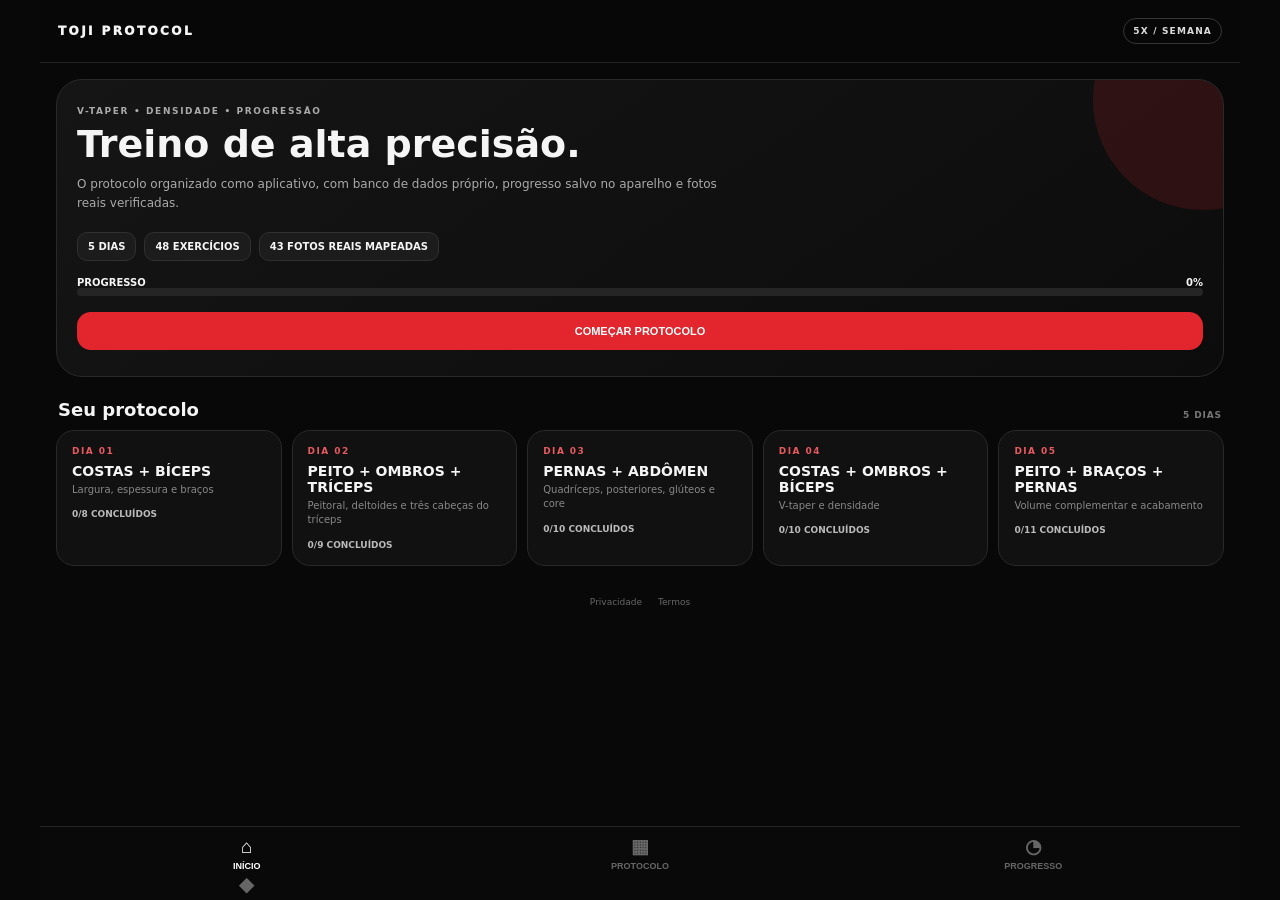
<file: index.html>
<!doctype html><html lang="pt-BR"><head><meta charset="utf-8"><meta name="viewport" content="width=device-width,initial-scale=1,viewport-fit=cover"><meta name="theme-color" content="#080808"><meta name="description" content="TOJI PROTOCOL — 5X SEMANA"><link rel="manifest" href="manifest.json"><link rel="icon" href="icon-192.png"><link rel="apple-touch-icon" href="icon-192.png"><link rel="stylesheet" href="styles.css"><title>TOJI PROTOCOL — 5X SEMANA</title></head><body><div class="app"><header class="top"><div class="topin"><div class="brand">TOJI PROTOCOL</div><div class="badge">5X / SEMANA</div></div></header><main><section id="home" class="view active"><div class="hero"><div class="kicker">V-TAPER • DENSIDADE • PROGRESSÃO</div><h1>Treino de alta precisão.</h1><p>O protocolo organizado como aplicativo, com banco de dados próprio, progresso salvo no aparelho e fotos reais verificadas.</p><div class="pills"><span class="pill" id="heroDays">05 DIAS</span><span class="pill" id="heroCount">48 EXERCÍCIOS</span><span class="pill" id="verified">0 FOTOS REAIS VERIFICADAS</span></div><div class="progress"><div style="display:flex;justify-content:space-between;font-size:10px;font-weight:800"><span>PROGRESSO</span><span id="pct">0%</span></div><div class="progressbar"><i id="fill"></i></div></div><button class="btn" id="start" style="margin-top:16px;width:100%">COMEÇAR PROTOCOLO</button></div><div class="section"><div class="sectionhead"><h2>Seu protocolo</h2><span>5 DIAS</span></div><div id="days" class="daygrid"></div></div></section><section id="protocol" class="view"><div class="head"><h1>Protocolo</h1><p>Selecione um dia para abrir os exercícios.</p></div><div class="section"><div id="protocolDays" class="daygrid"></div></div></section><section id="day" class="view"><div class="daydetail"><button class="back" onclick="go('protocol')">← VOLTAR</button><div id="dayContent"></div></div></section><section id="exercise" class="view"><div class="detail"><button class="back" onclick="backToDay()">← VOLTAR</button><div id="exerciseContent"></div></div></section><section id="premium" class="view"><div class="head"><h1>Premium</h1><p>Recursos avançados para quem quer acompanhar evolução de verdade.</p></div><div class="section"><div class="premiumhero"><div class="premiumlabel">TOJI PROTOCOL PREMIUM</div><h2>Transforme seu treino em histórico.</h2><p>Registre cargas, repetições, RIR e observações e acompanhe sua evolução no próprio app.</p><button id="premiumButton" class="btn" onclick="openCheckout()">QUERO O PREMIUM</button><div id="premiumStatus" class="badge" style="display:inline-block;margin-top:10px">PLANO GRATUITO</div></div><div class="featuregrid"><div class="feature"><b>⚡ Cargas</b><span>Salve o peso usado em cada exercício.</span></div><div class="feature"><b>📈 Histórico</b><span>Compare seus registros ao longo do tempo.</span></div><div class="feature"><b>🎯 Metas</b><span>Estruture objetivos de treino e evolução.</span></div><div class="feature"><b>📝 Observações</b><span>Registre execução, dificuldade e ajustes.</span></div></div><div class="legalnote">O checkout ainda não está conectado. Não há cobrança automática nesta versão.</div></div></section><section id="progress" class="view"><div class="head"><h1>Progresso</h1><p>Seu histórico fica salvo neste aparelho.</p></div><div class="section"><div class="big"><strong id="bigPct">0%</strong><div class="progressbar"><i id="bigBar"></i></div><div style="font-size:10px;color:#888"><span id="done">0</span> de <span id="total">48</span> exercícios concluídos</div></div><div class="sectionhead"><h2>Dias</h2></div><div id="week" class="weekgrid"></div><div class="sectionhead"><h2>Histórico avançado</h2><span>PREMIUM</span></div><div id="historyList" class="historylist"></div></div></section><div class="footlinks"><a href="privacidade.html">Privacidade</a><a href="termos.html">Termos</a></div></main><nav class="bottom"><button class="nav active" data-view="home"><span>⌂</span>INÍCIO</button><button class="nav" data-view="protocol"><span>▦</span>PROTOCOLO</button><button class="nav" data-view="progress"><span>◔</span>PROGRESSO</button><button class="nav" data-view="premium"><span>◆</span>PREMIUM</button></nav></div><script src="app.js"></script><script>if("serviceWorker" in navigator){window.addEventListener("load",()=>navigator.serviceWorker.register("service-worker.js").catch(()=>{}));}</script></body></html>
</file>
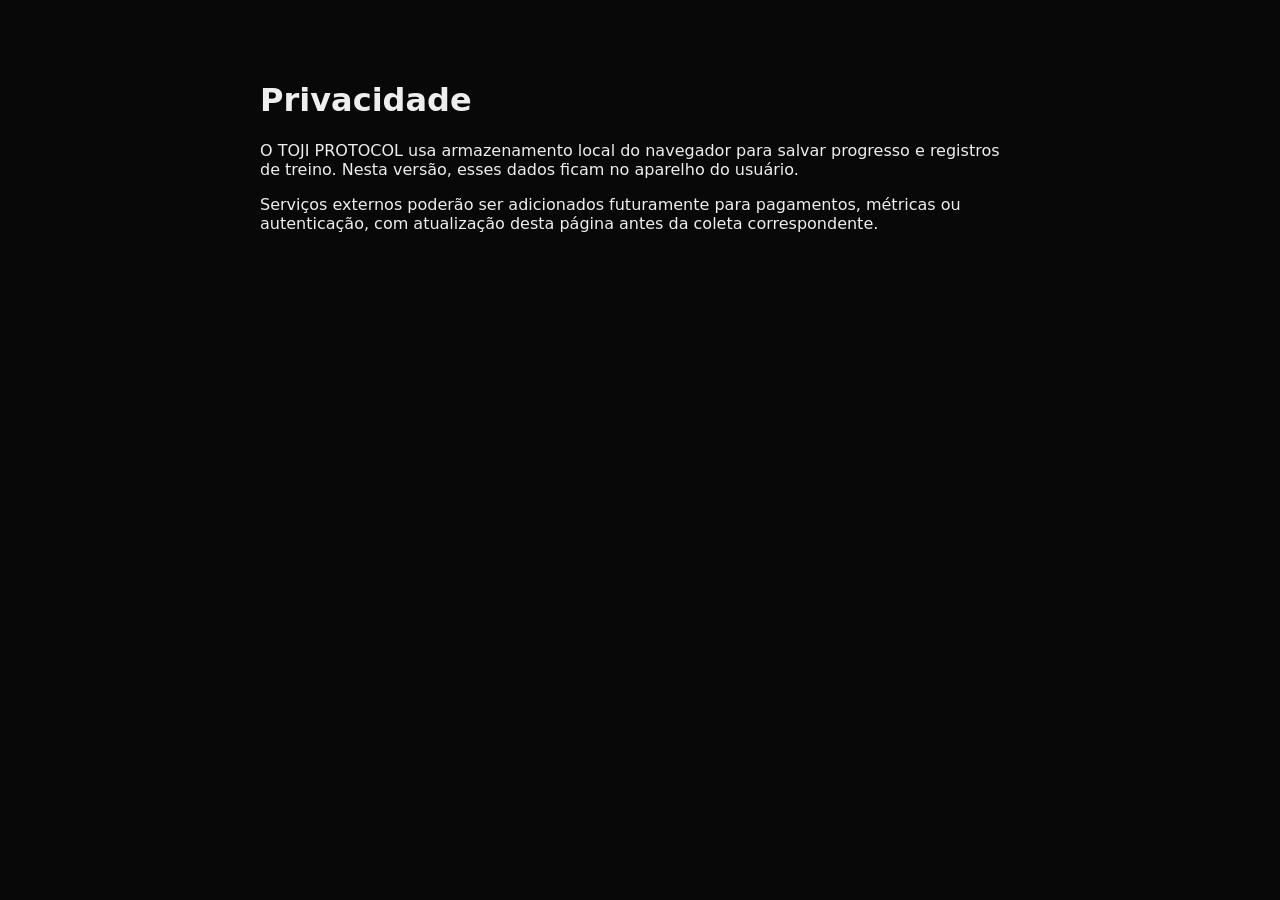
<file: privacidade.html>
<!doctype html><html lang="pt-BR"><meta charset="utf-8"><meta name="viewport" content="width=device-width,initial-scale=1"><title>Privacidade — TOJI PROTOCOL</title><body style="font-family:system-ui;max-width:760px;margin:40px auto;padding:20px;background:#080808;color:#eee"><h1>Privacidade</h1><p>O TOJI PROTOCOL usa armazenamento local do navegador para salvar progresso e registros de treino. Nesta versão, esses dados ficam no aparelho do usuário.</p><p>Serviços externos poderão ser adicionados futuramente para pagamentos, métricas ou autenticação, com atualização desta página antes da coleta correspondente.</p></body></html>
</file>
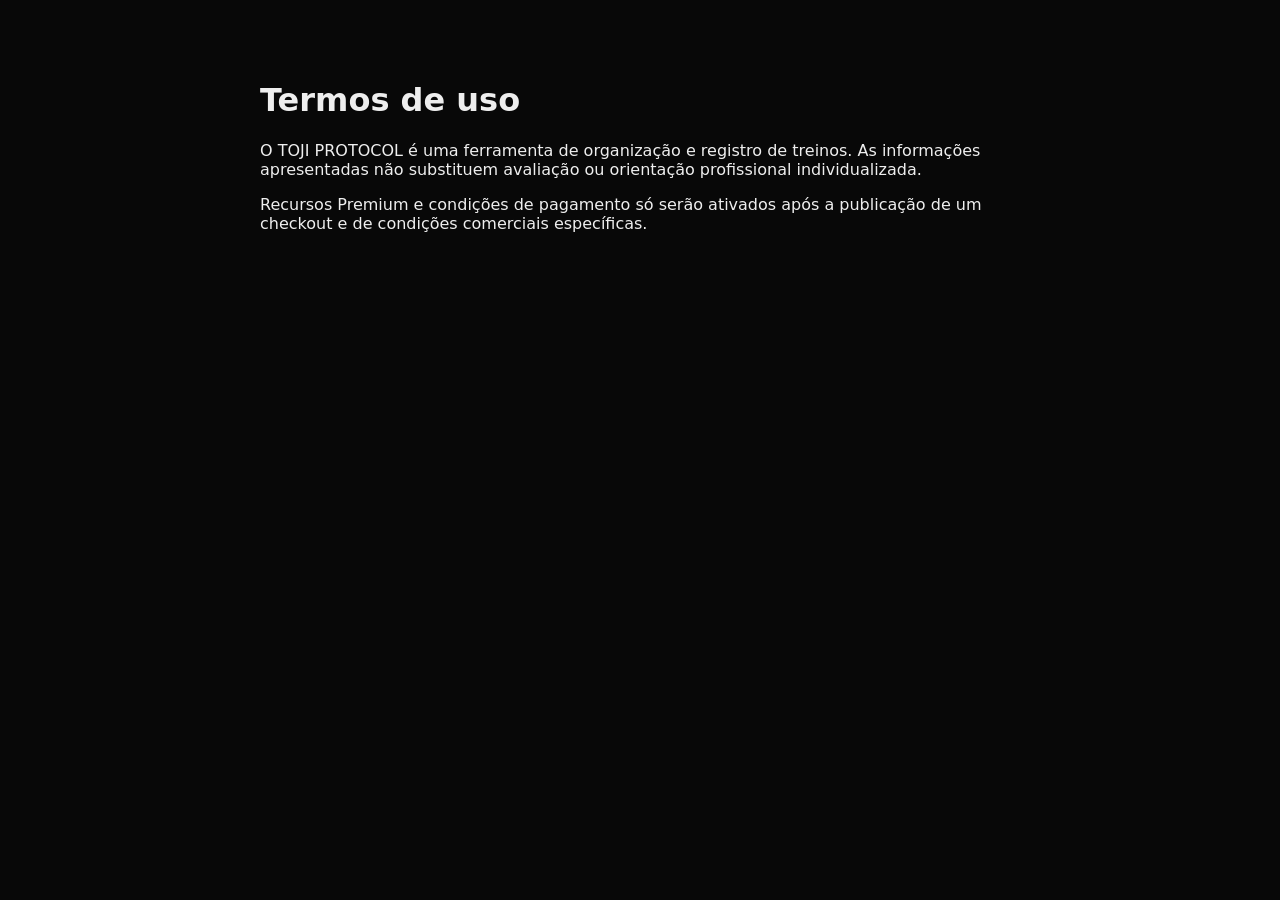
<file: termos.html>
<!doctype html><html lang="pt-BR"><meta charset="utf-8"><meta name="viewport" content="width=device-width,initial-scale=1"><title>Termos — TOJI PROTOCOL</title><body style="font-family:system-ui;max-width:760px;margin:40px auto;padding:20px;background:#080808;color:#eee"><h1>Termos de uso</h1><p>O TOJI PROTOCOL é uma ferramenta de organização e registro de treinos. As informações apresentadas não substituem avaliação ou orientação profissional individualizada.</p><p>Recursos Premium e condições de pagamento só serão ativados após a publicação de um checkout e de condições comerciais específicas.</p></body></html>
</file>
<file: styles.css>
:root{--bg:#080808;--panel:#111;--panel2:#171717;--line:#292929;--text:#f5f5f5;--muted:#9b9b9b;--red:#e3262e;--red2:#ff4b51;--green:#35c759;--radius:20px}
*{box-sizing:border-box}html,body{margin:0;background:var(--bg);color:var(--text);font-family:Inter,system-ui,-apple-system,"Segoe UI",sans-serif}body{min-width:320px}.app{max-width:1200px;margin:auto;min-height:100vh;padding-bottom:88px}.top{position:sticky;top:0;z-index:20;background:#080808ed;border-bottom:1px solid #222;backdrop-filter:blur(18px)}.topin{height:62px;padding:0 18px;display:flex;align-items:center;justify-content:space-between}.brand{font-size:12px;font-weight:950;letter-spacing:.2em}.badge{font-size:9px;font-weight:900;letter-spacing:.13em;border:1px solid #363636;border-radius:999px;padding:7px 9px;color:#ddd}.view{display:none}.view.active{display:block}.hero{margin:16px;padding:26px 20px;border:1px solid #292929;border-radius:26px;background:linear-gradient(145deg,#151515,#0c0c0c);position:relative;overflow:hidden}.hero:after{content:"";position:absolute;width:220px;height:220px;border-radius:50%;right:-90px;top:-90px;background:#e3262e26}.kicker,.eyebrow{font-size:9px;font-weight:900;letter-spacing:.18em;color:#aaa}.hero h1{font-size:38px;line-height:.98;margin:10px 0}.hero p{max-width:650px;color:#aaa;font-size:12px;line-height:1.6}.pills{display:flex;gap:8px;flex-wrap:wrap;margin-top:18px}.pill{font-size:10px;font-weight:800;background:#1c1c1c;border:1px solid #303030;border-radius:10px;padding:8px 10px}.progress{margin-top:16px}.progressbar{height:8px;background:#252525;border-radius:999px;overflow:hidden}.progressbar i{display:block;height:100%;width:0;background:var(--red);transition:.25s}.section{padding:0 16px}.sectionhead{display:flex;justify-content:space-between;align-items:end;margin:22px 2px 10px}.sectionhead h2{font-size:18px;margin:0}.sectionhead span{font-size:9px;color:#777;font-weight:900;letter-spacing:.1em}.daygrid{display:grid;grid-template-columns:repeat(2,minmax(0,1fr));gap:10px}.daycard{background:var(--panel);border:1px solid var(--line);border-radius:18px;padding:15px;cursor:pointer}.daynum{font-size:9px;color:#e75a60;font-weight:900;letter-spacing:.16em}.daycard h3{font-size:14px;margin:7px 0 4px}.daycard p{font-size:10px;color:#888;margin:0;line-height:1.45}.daycount{margin-top:12px;font-size:9px;color:#bbb;font-weight:800}.btn{border:0;background:var(--red);color:#fff;border-radius:14px;padding:13px 15px;font-size:11px;font-weight:900;cursor:pointer}.btn.secondary{background:#111;border:1px solid #333}.head{padding:20px 16px 5px}.head h1{font-size:28px;margin:0 0 5px}.head p{font-size:11px;color:#888}.daydetail,.detail{padding:16px}.back{border:1px solid #333;background:#111;color:#ddd;border-radius:11px;padding:9px 11px;font-size:10px;font-weight:800;cursor:pointer}.dayhero{margin:13px 0 16px;padding:18px;border:1px solid #292929;border-radius:20px;background:#121212}.dayhero h1{font-size:23px;margin:5px 0}.dayhero p{font-size:11px;color:#888}.exercise-grid{display:grid;grid-template-columns:repeat(2,minmax(0,1fr));gap:14px}.exercise-card{background:#111;border:1px solid #292929;border-radius:18px;overflow:hidden;cursor:pointer}.photo{height:250px;background:#171717;display:flex;align-items:center;justify-content:center;overflow:hidden}.photo img{width:100%;height:100%;object-fit:cover;display:block}.photo.missing{padding:22px;text-align:center;color:#777;font-size:10px;line-height:1.5}.cardbody{padding:13px}.cardbody h3{font-size:13px;margin:0 0 4px}.cardbody p{font-size:9px;color:#888;margin:0}.meta{display:flex;justify-content:space-between;margin-top:10px;font-size:9px;color:#bbb}.detail h1{font-size:30px;line-height:1.03;margin:6px 0}.technical{font-size:10px;color:#888}.detailphoto{margin:16px 0;border:1px solid #292929;border-radius:22px;overflow:hidden;background:#151515}.detailphoto img{width:100%;max-height:720px;object-fit:contain;display:block}.missingbox{padding:55px 20px;text-align:center;color:#777;font-size:11px}.stats{display:grid;grid-template-columns:repeat(3,1fr);gap:7px}.stat{background:#121212;border:1px solid #292929;border-radius:13px;padding:11px}.stat b{display:block;font-size:13px}.stat span{font-size:8px;color:#777;text-transform:uppercase}.info{margin-top:10px;background:#121212;border:1px solid #292929;border-radius:17px;padding:14px}.info h3{font-size:9px;letter-spacing:.13em;margin:0 0 6px;color:#aaa}.info p{font-size:11px;line-height:1.55;color:#ccc;margin:0}.complete{width:100%;margin-top:12px;border:1px solid #3b3b3b;background:#191919;color:#fff;border-radius:14px;padding:14px;font-size:11px;font-weight:900;cursor:pointer}.complete.done{background:var(--green);border-color:var(--green);color:#061108}.big{background:#121212;border:1px solid #292929;border-radius:20px;padding:17px}.big strong{font-size:30px}.weekgrid{display:grid;grid-template-columns:repeat(5,1fr);gap:7px;margin-top:12px}.weekday{background:#121212;border:1px solid #292929;border-radius:12px;text-align:center;padding:10px 3px;font-size:9px;color:#777}.weekday.done{border-color:#3a7d4a;color:#d8f4de}.bottom{position:fixed;z-index:30;bottom:0;left:50%;transform:translateX(-50%);width:min(1200px,100%);height:74px;background:#0a0a0af2;backdrop-filter:blur(18px);border-top:1px solid #252525;display:grid;grid-template-columns:repeat(3,1fr);padding:7px 10px}.nav{background:none;border:0;color:#666;font-size:9px;font-weight:900;cursor:pointer}.nav span{display:block;font-size:19px;margin-bottom:3px}.nav.active{color:#fff}.source{font-size:9px;color:#777;margin-top:10px;line-height:1.4}@media(max-width:700px){.daygrid,.exercise-grid{grid-template-columns:1fr}.photo{height:220px}.hero h1{font-size:32px}}@media(min-width:1100px){.daygrid{grid-template-columns:repeat(5,1fr)}.exercise-grid{grid-template-columns:repeat(3,minmax(0,1fr))}}
.premiumhero{background:linear-gradient(145deg,#1a0d0e,#101010);border:1px solid #5b2024;border-radius:22px;padding:22px}.premiumlabel{font-size:9px;letter-spacing:.18em;color:#ff6369;font-weight:950}.premiumhero h2{font-size:28px;line-height:1.05;margin:9px 0}.premiumhero p{font-size:11px;line-height:1.6;color:#aaa;max-width:620px}.badge.active{border-color:#35c759;color:#8ef0a7}.featuregrid{display:grid;grid-template-columns:repeat(2,1fr);gap:9px;margin-top:12px}.feature{background:#121212;border:1px solid #292929;border-radius:16px;padding:14px}.feature b{display:block;font-size:12px;margin-bottom:5px}.feature span{font-size:10px;color:#888;line-height:1.45}.legalnote{font-size:9px;color:#666;margin-top:14px;line-height:1.5}.logbox{margin-top:10px;background:#121212;border:1px solid #292929;border-radius:18px;padding:14px}.logbox.locked{border-color:#4b2528}.loghead{display:flex;justify-content:space-between;gap:10px;align-items:flex-start}.loghead h3{font-size:9px;letter-spacing:.13em;margin:0}.loghead p{font-size:10px;color:#777;margin:5px 0 0}.premiumtag{font-size:8px;color:#ff666c;font-weight:900;border:1px solid #5b2024;border-radius:999px;padding:5px 7px}.loggrid{display:grid;grid-template-columns:repeat(3,1fr);gap:7px;margin-top:12px}.loggrid label,.notes{font-size:8px;color:#777;font-weight:800}.loggrid input,.notes textarea{width:100%;margin-top:5px;background:#0b0b0b;border:1px solid #303030;color:#fff;border-radius:10px;padding:10px;font:inherit}.notes{display:block;margin-top:8px}.notes textarea{min-height:70px;resize:vertical}.saveLog,.premiumcta{width:100%;margin-top:9px;border:1px solid #4b2528;background:#1b0d0f;color:#ff7076;border-radius:11px;padding:12px;font-size:9px;font-weight:900}.saveLog{background:#e3262e;color:#fff;border-color:#e3262e}.historylist{display:grid;gap:7px}.history,.empty{background:#121212;border:1px solid #292929;border-radius:13px;padding:11px}.history b{display:block;font-size:10px}.history span{display:block;font-size:9px;color:#777;margin-top:4px}.empty{font-size:10px;color:#777}@media(max-width:700px){.featuregrid{grid-template-columns:1fr}.loggrid{grid-template-columns:1fr}}
.footlinks{text-align:center;padding:24px 16px 100px}.footlinks a{font-size:9px;color:#666;margin:0 8px;text-decoration:none}
</file>
